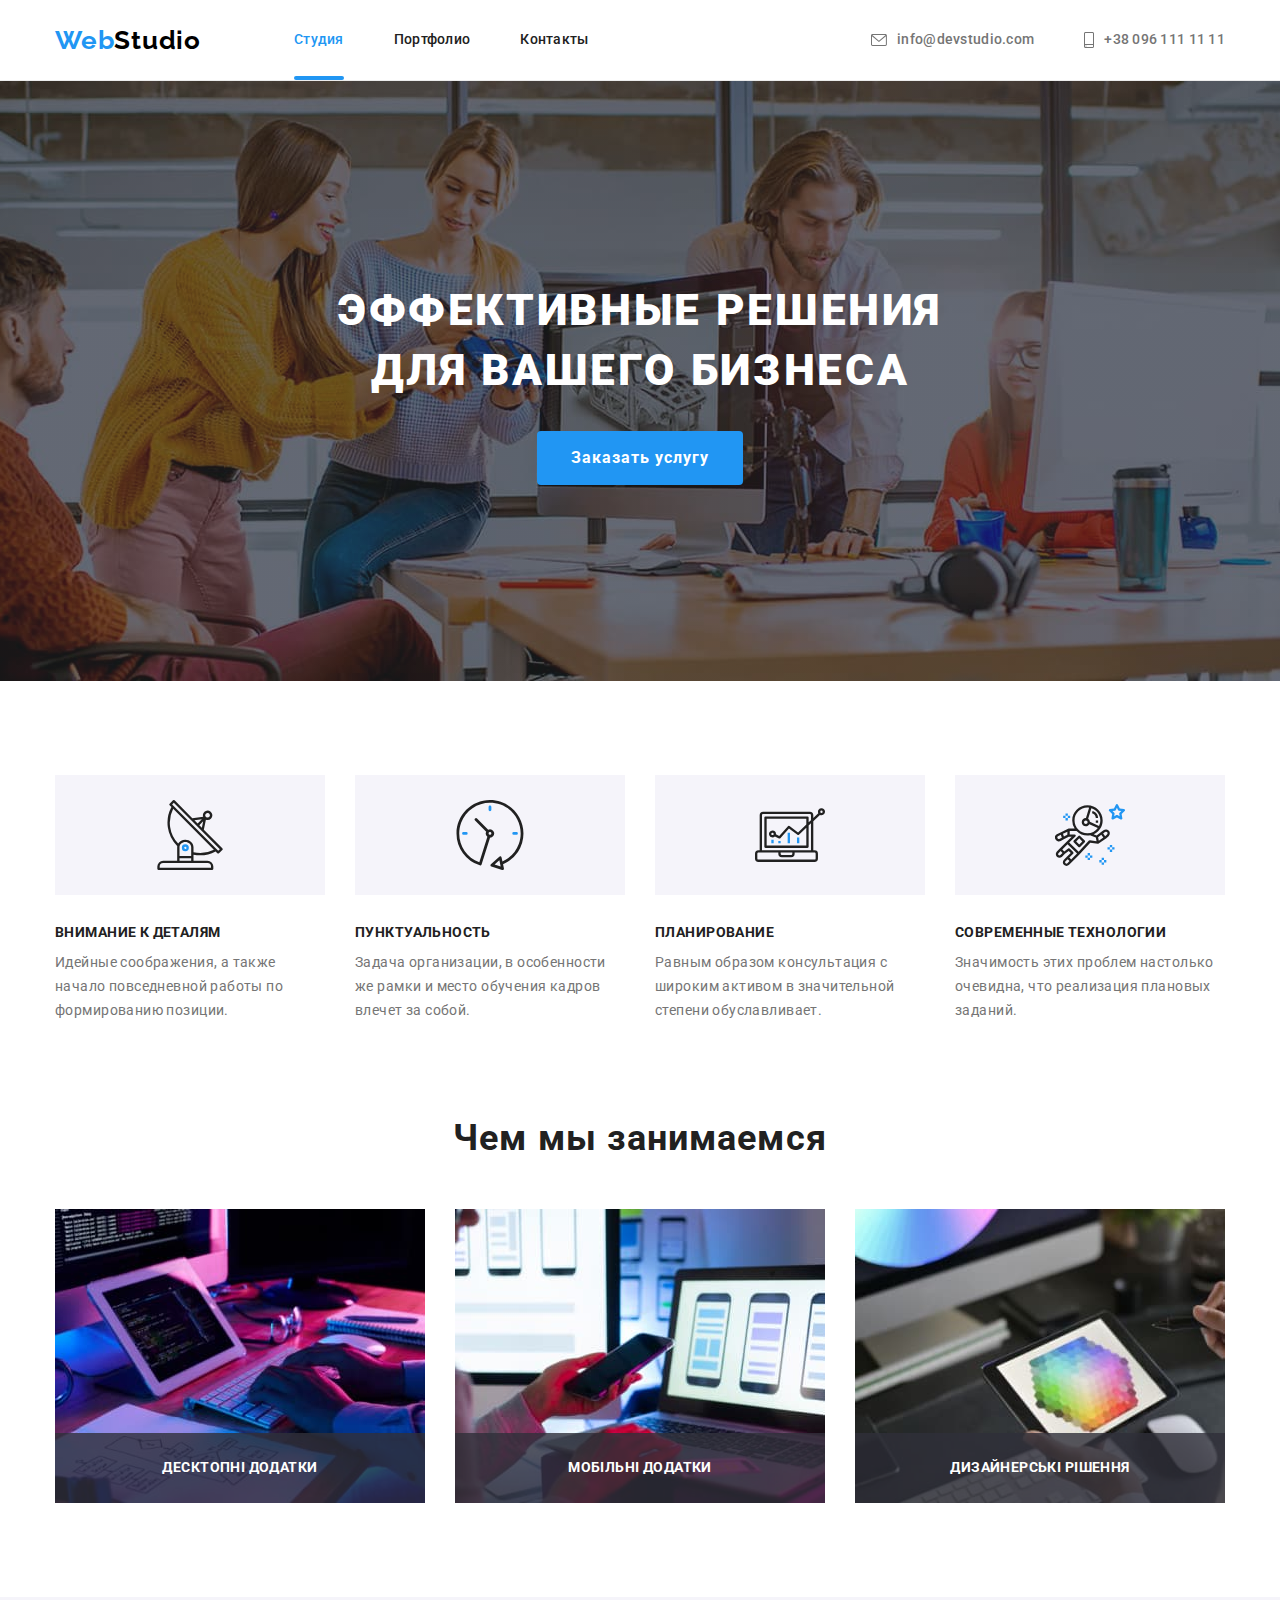
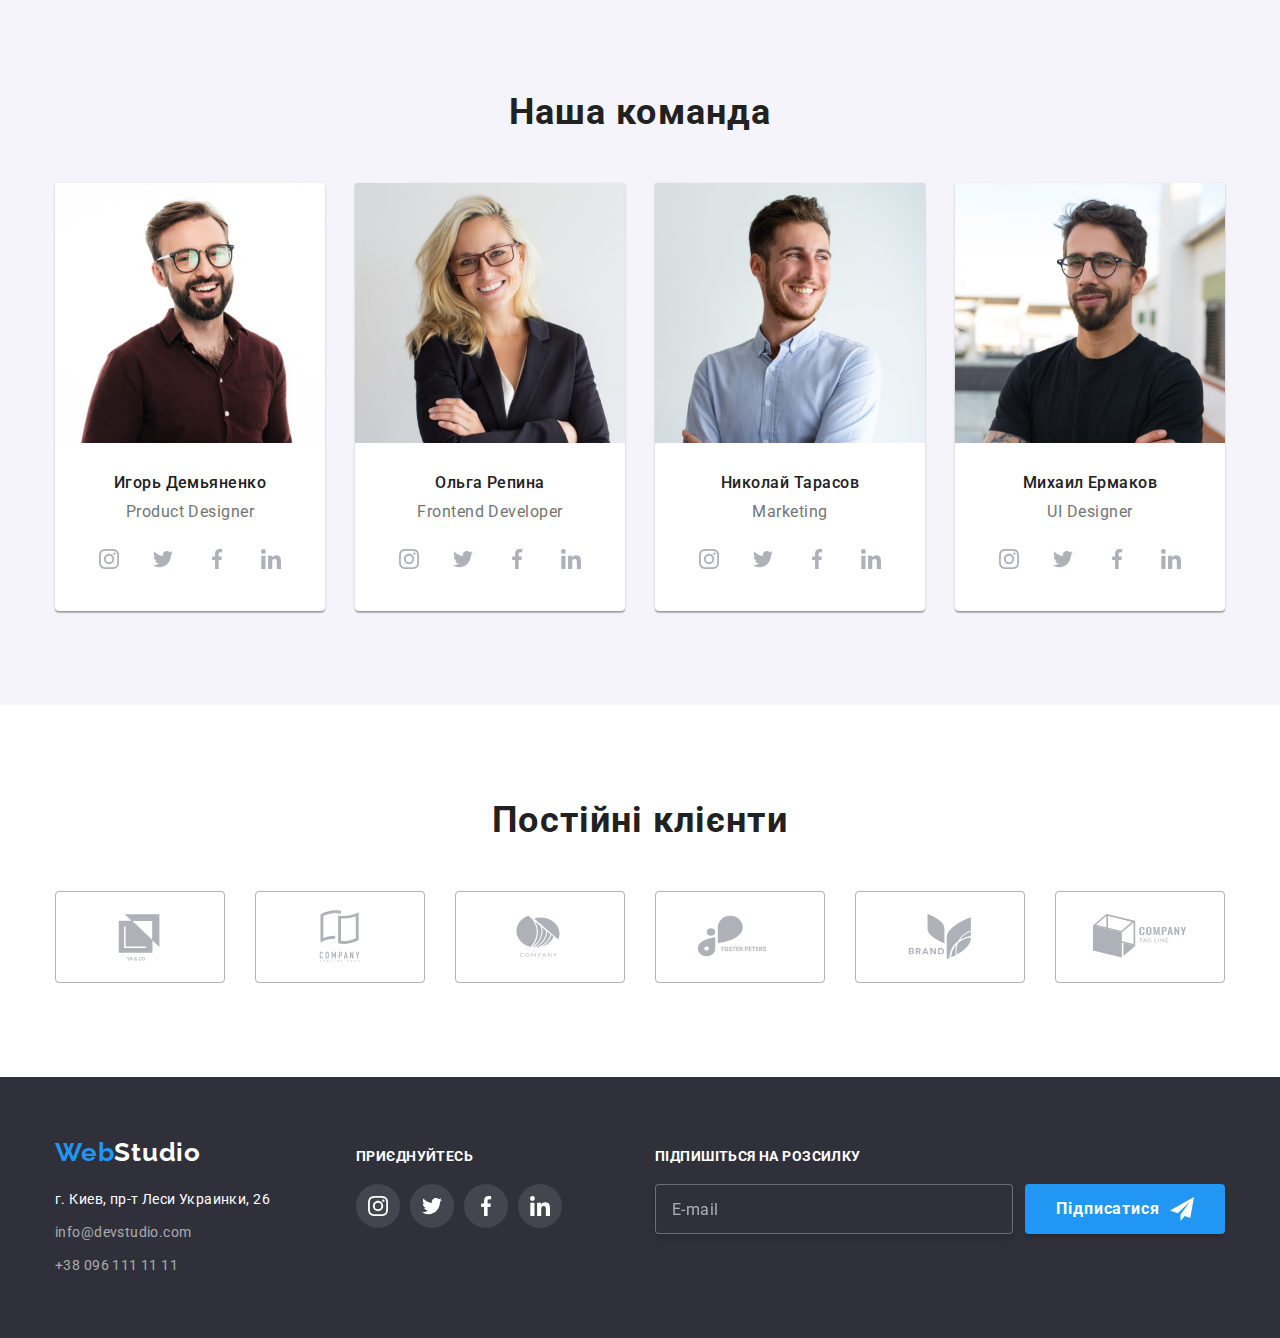
<file: index.html>
<!DOCTYPE html>
<html lang="en">

<head>
    <meta charset="UTF-8">
    <meta http-equiv="X-UA-Compatible" content="IE=edge">
    <meta name="viewport" content="width=device-width, initial-scale=1.0">
    <title>Document</title>
    <link rel="preconnect" href="https://fonts.googleapis.com">
    <link rel="preconnect" href="https://fonts.gstatic.com" crossorigin>
    <link href="https://fonts.googleapis.com/css2?family=Raleway:wght@700&family=Roboto:wght@400;500;700;900&display=swap"
        rel="stylesheet">
        <link rel="stylesheet" href="https://cdnjs.cloudflare.com/ajax/libs/modern-normalize/1.1.0/modern-normalize.min.css">
        <link rel="stylesheet" href="./css/styles.css">
</head>

<body class="body">

    <header class="header">
        <div class="container header-container">
        <nav class="navigation">
            <a href="./index.html" class="logo header__logo link"><span class="logo__text">Web</span>Studio</a>
            <ul class="navigation__list list">
                <li class="navigation__item"><a href="" class="navigation__link current link">Студия</a></li>
                <li class="navigation__item"><a href="./portfolio.html" class="navigation__link link">Портфолио</a></li>
                <li class="navigation__item"><a href="" class="navigation__link link">Контакты</a></li>
            </ul>
        </nav>
        <ul class="connect list">
        <li class="connect__item">
            <a href="mailto:info@devstudio.com" class="connect__mailto link">
                <svg class="connect__icon" width="16" height="12">
                    <use href="./imges/icons.svg#icon-envelope"></use>
                </svg>
            info@devstudio.com</a></li>
        <li class="connect__item">
            <a href="tel:+380961111111" class="connect__tel link">
                <svg class="connect__icon" width="10" height="16">
                    <use href="./imges/icons.svg#icon-smartphone"></use>
                </svg>
            +38 096 111 11 11</a></li>
        </ul>
        </div>
    </header>

    <main>
        <section class="hero">
            <div class="container">
            <h1 class="hero__title">Эффективные решения для вашего бизнеса</h1>
            <button type="button" class="hero__btn" data-modal-open>Заказать услугу</button>
            </div>
        </section>

        <section class="benefits section">
            <div class="container">
            <h2 class="visually-hidden">Преимущества</h2>
            <ul class="benefits__list list">
                <li class="benefits__item">
                    <div class="benefits__thumb">
                        <svg class="benefits__icon" width="70" height="70">
                            <use href="./imges/icons.svg#icon-antenna"></use>
                        </svg>
                    </div>
                    <h3 class="benefits__title">Внимание к деталям</h3>
                    <p class="benefits__text">Идейные соображения, а также начало повседневной работы по формированию позиции.</p>
                </li>
                <li class="benefits__item">
                    <div class="benefits__thumb">
                        <svg class="benefits__icon" width="70" height="70">
                            <use href="./imges/icons.svg#icon-clock"></use>
                        </svg>
                    </div>
                    <h3 class="benefits__title">Пунктуальность</h3>
                    <p class="benefits__text">Задача организации, в особенности же рамки и место обучения кадров влечет за собой.</p>
                </li>
                <li class="benefits__item">
                    <div class="benefits__thumb">
                        <svg class="benefits__icon" width="70" height="70">
                            <use href="./imges/icons.svg#icon-diagram"></use>
                        </svg>
                    </div>
                    <h3 class="benefits__title">Планирование</h3>
                    <p class="benefits__text">Равным образом консультация с широким активом в значительной степени обуславливает.</p>
                </li>
                <li class="benefits__item"">
                    <div class="benefits__thumb">
                        <svg class="benefits__icon" width="70" height="70">
                            <use href="./imges/icons.svg#icon-astronaut"></use>
                        </svg>
                    </div>
                    <h3 class="benefits__title">Современные технологии</h3>
                    <p class="benefits__text">Значимость этих проблем настолько очевидна, что реализация плановых заданий.</p>
                </li>
            </ul>
            </div>
        </section>

        <section class="about">
            <div class="container">
            <h2 class="about__title">Чем мы занимаемся</h2>
            <ul class="about__list list">
                <li class="about__item">
                    <div class="about__wrap">
                        <img src="./imges/box-1.jpg" alt="монитор и печатающие руки на клавиатуре" width="370" height="294">
                        <p class="about__text">Десктопні додатки</p>
                    </div>
                </li>
                <li class="about__item">
                    <div class="about__wrap">
                        <img src="./imges/box-2.jpg" alt="открытый ноутбук и телефон в руках" width="370" height="294">
                        <p class="about__text">Мобільні додатки</p>
                    </div>
                </li>
                <li class="about__item">
                    <div class="about__wrap">
                        <img src="./imges/box-3.jpg" alt="планшет с цветным изображением в руках" width="370" height="294">
                        <p class="about__text">Дизайнерські рішення</p>
                    </div>
                </li>
            </ul>
            </div>
        </section>

        <section class="team section">
            <div class="container">
            <h2 class="team__title">Наша команда</h2>
            <ul class="team__list list">
                <li class="team__item">
                    <img src="./imges/teams-1.jpg" alt="мужчина" width="270" height="260">
                    <div class="team__box">
                    <h3 class="team__name">Игорь Демьяненко</h3>
                    <p class="team__text">Product Designer</p>
            <ul class="social list">
                <li class="social__item">
                    <a href="" class="social__link social__link--grey link">
                        <svg class="social__icon" width="20" height="20">
                            <use href="./imges/icons.svg#icon-instagram" ></use>
                        </svg>
                    </a>
                </li>
                <li class="social__item">
                    <a href="" class="social__link social__link--grey link"> 
                        <svg class="social__icon" width="20" height="20">
                            <use href="./imges/icons.svg#icon-twitter" ></use>
                    </svg></a>
                </li>
                <li class="social__item">
                    <a href="" class="social__link social__link--grey link">
                        <svg class="social__icon" width="20" height="20">
                            <use href="./imges/icons.svg#icon-facebook"></use></svg>
                    </a>
                </li>
                <li class="social__item">
                    <a href="" class="social__link social__link--grey link">
                        <svg class="social__icon" width="20" height="20">
                            <use href="./imges/icons.svg#icon-linkedin"></use></svg>
                        </a>
                </li>
            </ul>
            </div>
                
                </li>
                <li class="team__item">
                    <img src="./imges/teams-2.jpg" alt="женщина" width="270" height="260">
                    <div class="team__box">
                    <h3 class="team__name">Ольга Репина</h3>
                    <p class="team__text">Frontend Developer</p>
                                <ul class="social list">
                                    <li class="social__item">
                                        <a href="" class="social__link social__link--grey link">
                                            <svg class="social__icon" width="20" height="20">
                                                <use href="./imges/icons.svg#icon-instagram"></use>
                                            </svg>
                                        </a>
                                    </li>
                                    <li class="social__item">
                                        <a href="" class="social__link social__link--grey link">
                                            <svg class="social__icon" width="20" height="20">
                                                <use href="./imges/icons.svg#icon-twitter"></use>
                                            </svg></a>
                                    </li>
                                    <li class="social__item">
                                        <a href="" class="social__link social__link--grey link">
                                            <svg class="social__icon" width="20" height="20">
                                                <use href="./imges/icons.svg#icon-facebook"></use>
                                            </svg>
                                        </a>
                                    </li>
                                    <li class="social__item">
                                        <a href="" class="social__link social__link--grey link">
                                            <svg class="social__icon" width="20" height="20">
                                                <use href="./imges/icons.svg#icon-linkedin"></use>
                                            </svg>
                                        </a>
                                    </li>
                                </ul>
                                </div>
                </li>
                <li class="team__item">
                    <img src="./imges/teams-3.jpg" alt="мужчина" width="270" height="260">
                    <div class="team__box">
                    <h3 class="team__name">Николай Тарасов</h3>
                    <p class="team__text">Marketing</p>
                                <ul class="social list">
                                    <li class="social__item">
                                        <a href="" class="social__link social__link--grey link">
                                            <svg class="social__icon" width="20" height="20">
                                                <use href="./imges/icons.svg#icon-instagram"></use>
                                            </svg>
                                        </a>
                                    </li>
                                    <li class="social__item">
                                        <a href="" class="social__link social__link--grey link">
                                            <svg class="social__icon" width="20" height="20">
                                                <use href="./imges/icons.svg#icon-twitter"></use>
                                            </svg></a>
                                    </li>
                                    <li class="social__item">
                                        <a href="" class="social__link social__link--grey link">
                                            <svg class="social__icon" width="20" height="20">
                                                <use href="./imges/icons.svg#icon-facebook"></use>
                                            </svg>
                                        </a>
                                    </li>
                                    <li class="social__item">
                                        <a href="" class="social__link social__link--grey link">
                                            <svg class="social__icon" width="20" height="20">
                                                <use href="./imges/icons.svg#icon-linkedin"></use>
                                            </svg>
                                        </a>
                                    </li>
                                </ul>
                                </div>
                </li>
                <li class="team__item">
                    <img src="./imges/teams-4.jpg" alt="мужчина" width="270" height="260">
                    <div class="team__box">
                    <h3 class="team__name">Михаил Ермаков</h3>
                    <p class="team__text">UI Designer</p>
                                <ul class="social list">
                                    <li class="social__item">
                                        <a href="" class="social__link social__link--grey link">
                                            <svg class="social__icon" width="20" height="20">
                                                <use href="./imges/icons.svg#icon-instagram"></use>
                                            </svg>
                                        </a>
                                    </li>
                                    <li class="social__item">
                                        <a href="" class="social__link social__link--grey link">
                                            <svg class="social__icon" width="20" height="20">
                                                <use href="./imges/icons.svg#icon-twitter"></use>
                                            </svg></a>
                                    </li>
                                    <li class="social__item">
                                        <a href="" class="social__link social__link--grey link">
                                            <svg class="social__icon" width="20" height="20">
                                                <use href="./imges/icons.svg#icon-facebook"></use>
                                            </svg>
                                        </a>
                                    </li>
                                    <li class="social__item">
                                        <a href="" class="social__link social__link--grey link">
                                            <svg class="social__icon" width="20" height="20">
                                                <use href="./imges/icons.svg#icon-linkedin"></use>
                                            </svg>
                                        </a>
                                    </li>
                                </ul>
                                </div>
                </li>
            </ul>
            </div>
        </section>

        <section class="clients section">
            <div class="container">
                <h2 class="clients__title">Постійні клієнти</h2>
                <ul class="clients__list list">
                        <li class="clients__item">
                            <a href="" class="clients__link social__link--grey link">
                                <svg class="clients__icon" width="106" height="60">
                                    <use href="./imges/icons.svg#icon-Logo-6"></use>
                                </svg>
                            </a>
                        </li>
                        <li class="clients__item">
                            <a href="" class="clients__link social__link--grey link">
                                <svg class="clients__icon" width="106" height="60">
                                    <use href="./imges/icons.svg#icon-Logo-1"></use>
                                </svg>
                            </a>
                        </li>
                        <li class="clients__item">
                            <a href="" class="clients__link social__link--grey link">
                                <svg class="clients__icon" width="106" height="60">
                                    <use href="./imges/icons.svg#icon-Logo-2"></use>
                                </svg>
                            </a>
                        </li>
                        <li class="clients__item">
                            <a href="" class="clients__link social__link--grey link">
                                <svg class="clients__icon" width="106" height="60">
                                    <use href="./imges/icons.svg#icon-Logo-3"></use>
                                </svg>
                            </a>
                        </li>
                        <li class="clients__item">
                            <a href="" class="clients__link social__link--grey link">
                                <svg class="clients__icon" width="106" height="60">
                                    <use href="./imges/icons.svg#icon-Logo-4"></use>
                                </svg>
                            </a>
                        </li>
                        <li class="clients__item">
                            <a href="" class="clients__link social__link--grey link">
                                <svg class="clients__icon" width="106" height="60">
                                    <use href="./imges/icons.svg#icon-Logo-5"></use>
                                </svg>
                            </a>
                        </li>
                </ul>
            </div>
        </section>

    </main>

    <footer class="footer">
        <div class="footer__box container">
        <div class="footer__bloc">
        <a href="./index.html" class="logo footer__logo link"><span class="logo__text">Web</span>Studio</a>
        <address class="address">
            <ul class="address__list list">
                <li class="address__item">
                    <a href="https://goo.gl/maps/8jE5HyTVYEjCZsJu9" target="_blank"
                        rel="noopener noreferrer nofollow" class="address__contacts address__contacts--white link">г. Киев, пр-т Леси Украинки, 26</a>
                </li>
                <li class="address__item">
                    <a href="mailto:info@devstudio.com" class="address__contacts address__contacts--grey link">info@devstudio.com</a>
                </li>
                <li class="address__item">
                    <a href="tel:+380961111111" class="address__contacts address__contacts--grey link">+38 096 111 11 11</a>
                </li>
            </ul>
        </address>
        </div>
        <div class="social-networks">
            <h3 class="footer__title">приєднуйтесь</h3>
                                <ul class="social list">
                                    <li class="social__item">
                                        <a href="" class="social__link social__link--white link">
                                            <svg class="social__icon" width="20" height="20">
                                                <use href="./imges/icons.svg#icon-instagram"></use>
                                            </svg>
                                        </a>
                                    </li>
                                    <li class="social__item">
                                        <a href="" class="social__link social__link--white link">
                                            <svg class="social__icon" width="20" height="20">
                                                <use href="./imges/icons.svg#icon-twitter"></use>
                                            </svg></a>
                                    </li>
                                    <li class="social__item">
                                        <a href="" class="social__link social__link--white link">
                                            <svg class="social__icon" width="20" height="20">
                                                <use href="./imges/icons.svg#icon-facebook"></use>
                                            </svg>
                                        </a>
                                    </li>
                                    <li class="social__item">
                                        <a href="" class="social__link social__link--white link">
                                            <svg class="social__icon" width="20" height="20">
                                                <use href="./imges/icons.svg#icon-linkedin"></use>
                                            </svg>
                                        </a>
                                    </li>
                                </ul>
        </div>
        
        <form class="form">
            <h3 class="footer__title">Підпишіться на розсилку</h3>
            <div class="form__box">
            <input type="email" name="email" placeholder="E-mail" class="form__input"/>
            <button type="submit" class="form__button"><span class="form__text">Підписатися</span>
                <svg class="form__icon" width="24" height="24">
                    <use href="./imges/icons.svg#icon-icon-send"></use>
                </svg>
            </button>
            </div>
        </form>
        </div>
    </footer>

    <div class="backdrop is-hidden" data-modal>
        <div class="modal">
            <button type="button" class="modal__button" data-modal-close>
                <svg class="modal__icon" width="14" height="14">
                    <use href="./imges/icons.svg#icon-close-black-18dp-2-1"></use>
                </svg>
            </button>
            <p class="modal__title">Залиште свої дані, ми вам передзвонимо</p>
            <form class="modal__form">
                <div class="modal__field">
                <label class="modal__label" for="username">Ім'я</label>
                <div class="modal__input-wrap">  
                <input type="text" name="username" id="username" class="modal__input"/>
                    <svg class="modal__input-icon" width="18" height="18">
                        <use href="./imges/icons.svg#icon-person-black-18dp-1-1"></use>
                    </svg>
                    </div>
                </div>
                
                <div class="modal__field">
                <label class="modal__label" for="tel">Телефон</label>
                    <div class="modal__input-wrap">
                        <input type="tel" name="tel" id="tel" value=" " class="modal__input"/>
                            <svg class="modal__input-icon" width="18" height="18">
                                <use href="./imges/icons.svg#icon-phone-black"></use>
                            </svg>
                    </div>
                </div>
                
                <div class="modal__field">
                <label class="modal__label" for="email">Пошта</label>
                    <div class="modal__input-wrap">
                <input type="email" name="email" id="email" value=" " class="modal__input"/>
                    <svg class="modal__input-icon" width="18" height="18">
                        <use href="./imges/icons.svg#icon-email-black"></use>
                    </svg>
                    </div>
                </div>

                <div class="modal__field-coment">
                <label class="modal__label" for="field">Коментар</label>
                    <textarea name="feedback" rows="10" id="field" placeholder="Введіть текст" class="modal__feedback"></textarea>
                </div>

                <div class="modal__policy">
                <input type="checkbox" name="policy" id="policy" class="modal__checkbox-policy visually-hidden" value="true"> 
                <label for="policy" class="modal__label-policy modal__label-policy--grey">
                    <span class="modal__chec">
                        <svg class="modal__chec-icon" width="11" height="8">
                            <use href="./imges/icons.svg#icon-icon-check-1"></use>
                        </svg>
                    </span>
                    <span>Погоджуюся з розсилкою та приймаю</span><a href="" class="modal__label-policy modal__label-policy--link">Умови договору</a></label> 
                </div>

                <button type="submit" class="form__button"><span class="form__text">Відправити</span></button>

            </form>
        </div>
    </div>
    <script src="./js/modal.js"></script>
</body>
</html>
</file>
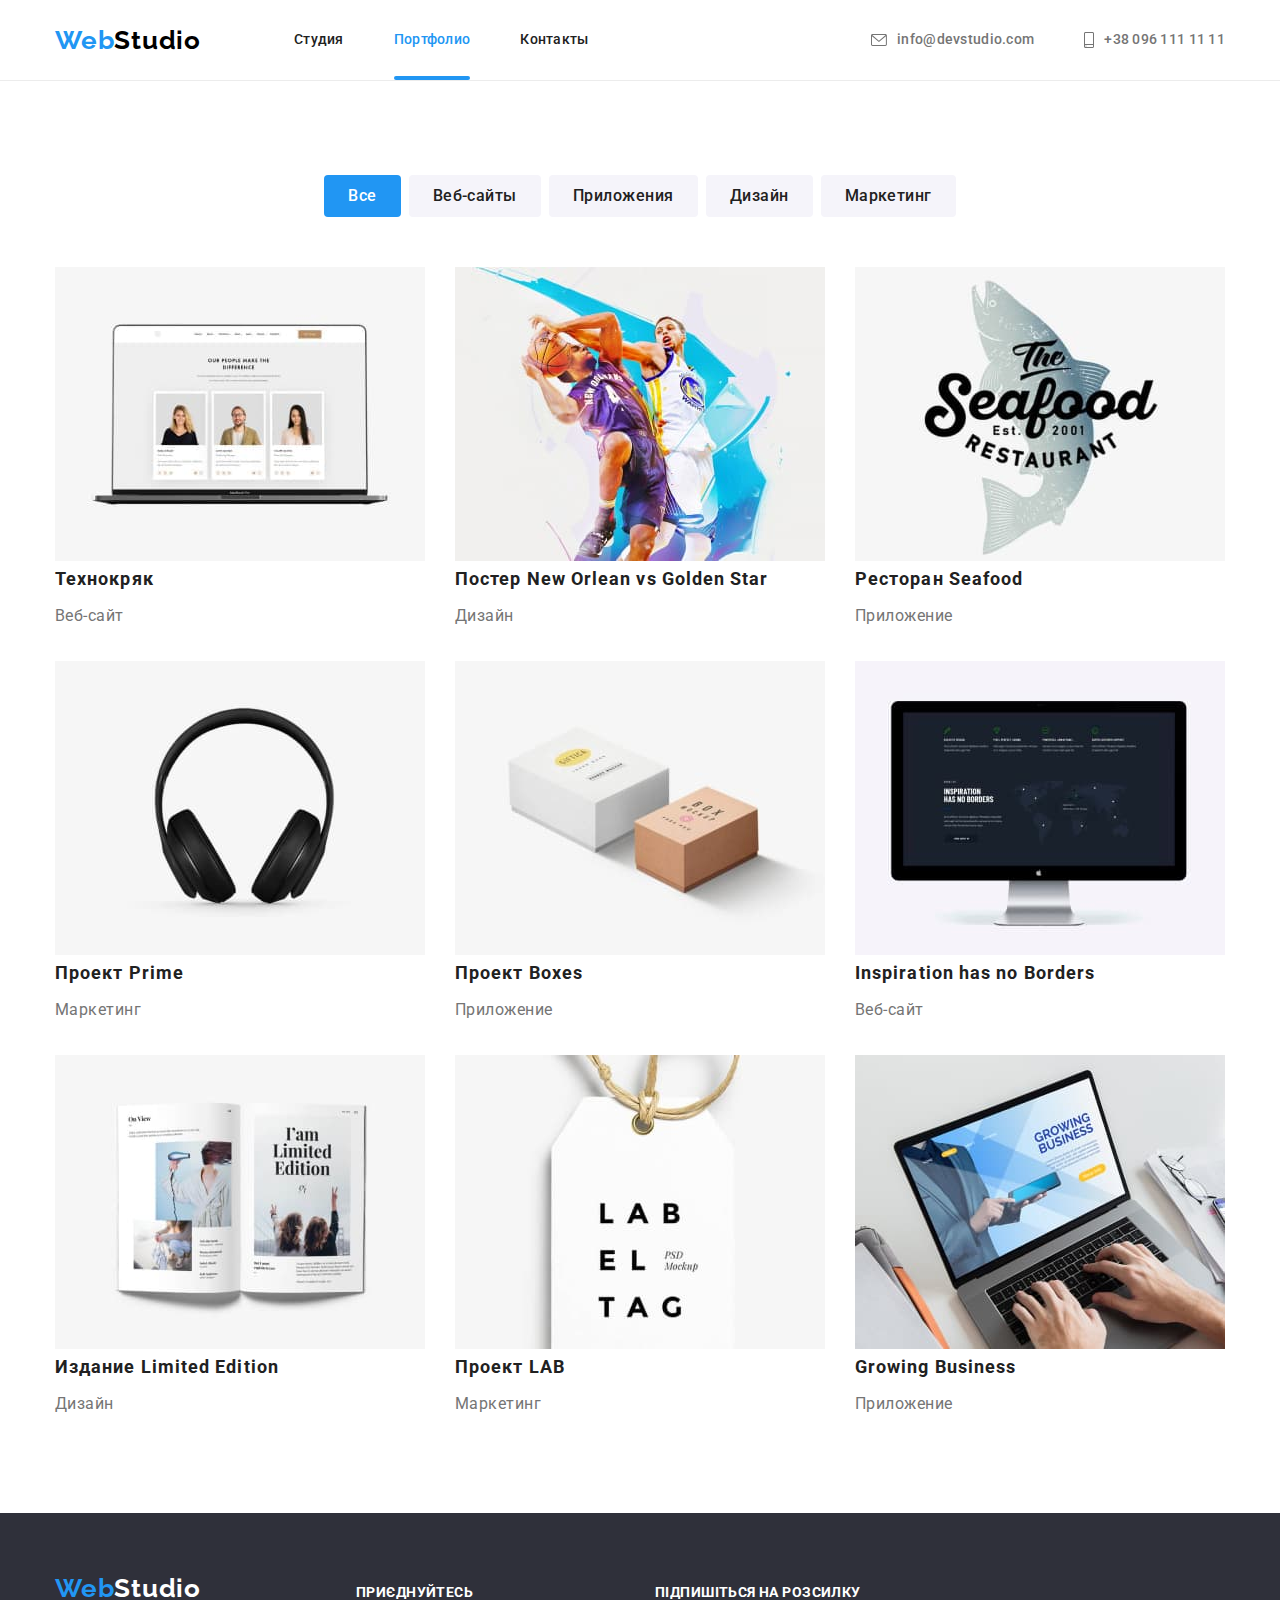
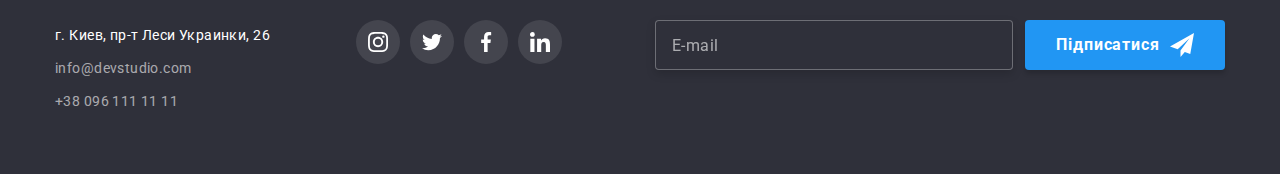
<file: portfolio.html>
<!DOCTYPE html>
<html lang="en">

<head>
    <meta charset="UTF-8">
    <meta http-equiv="X-UA-Compatible" content="IE=edge">
    <meta name="viewport" content="width=device-width, initial-scale=1.0">
    <title>Document</title>
    <link rel="preconnect" href="https://fonts.googleapis.com">
    <link rel="preconnect" href="https://fonts.gstatic.com" crossorigin>
    <link
        href="https://fonts.googleapis.com/css2?family=Raleway:wght@700&family=Roboto:wght@400;500;700;900&display=swap"
        rel="stylesheet">
        <link rel="stylesheet" href="https://cdnjs.cloudflare.com/ajax/libs/modern-normalize/1.1.0/modern-normalize.min.css">
    <link rel="stylesheet" href="./css/styles.css">
</head>

<body class="body">

    <header class="header">
        <div class="container header-container">
        <nav class="navigation">
            <a href="./index.html" class="logo header__logo link"><span class="logo__text">Web</span>Studio</a>
            <ul class="navigation__list list">
                <li class="navigation__item"><a href="./index.html" class="navigation__link link">Студия</a></li>
                <li class="navigation__item"><a href="" class="navigation__link current link">Портфолио</a></li>
                <li class="navigation__item"><a href="" class="navigation__link link">Контакты</a></li>
            </ul>
        </nav>
        <ul class="connect list">
            <li class="connect__item">
                <a href="mailto:info@devstudio.com" class="connect__mailto link">
                    <svg class="connect__icon" width="16" height="12">
                        <use href="./imges/icons.svg#icon-envelope"></use>
                    </svg>
                    info@devstudio.com</a>
            </li>
            <li class="connect__item">
                <a href="tel:+380961111111" class="connect__tel link">
                    <svg class="connect__icon" width="10" height="16">
                        <use href="./imges/icons.svg#icon-smartphone"></use>
                    </svg>
                    +38 096 111 11 11</a>
            </li>
        </ul>
        </div>
    </header>

    <main>
        <section class="portfolio section">
            <div class="container">
        <h1 class="visually-hidden">Портфолио</h1>
        <ul class="portfolio__btn-list list">
            <li><button type="button" class="portfolio__btn portfolio__btn--all">Все</button></li>
            <li><button type="button" class="portfolio__btn">Веб-сайты</button></li>
            <li><button type="button" class="portfolio__btn">Приложения</button></li>
            <li><button type="button" class="portfolio__btn">Дизайн</button></li>
            <li><button type="button" class="portfolio__btn">Маркетинг</button></li>
        </ul>
        <ul class="card__list list">
            <li class="card__item">
                <a href="" class="card__link link">
                    <div class="card__wrap">
                        <img src="./imges/portfolio-1.jpg" alt="компъютер с сайтом" width="370" height="294" class="card__img">
                        <p class="card__description">Ресурс пропонує комплексні пропозиції з різним рівнем функціоналу та сервісів. Все це дозволить відвідувачу отримати
                        вичерпні відомості про компанію чи приватну особу.</p>
                    </div>
                    <div class="card__box"> 
                        <h2 class="card__title">Технокряк</h2>
                        <p class="card__text">Веб-сайт</p></div></a></li>
            
            <li class="card__item">
                <a href="" class="card__link link">
                    <div class="card__wrap">
                        <img src="./imges/portfolio-2.jpg" alt="два баскетболиста" width="370" height="294" class="card__img">
                        <p class="card__description">Ресурс пропонує комплексні пропозиції з різним рівнем функціоналу та сервісів. Все це
                        дозволить відвідувачу отримати
                        вичерпні відомості про компанію чи приватну особу.</p>
                    </div>
                    <div class="card__box"> 
                        <h2 class="card__title">Постер New Orlean vs Golden Star</h2>
                        <p class="card__text">Дизайн</p></div></a></li>
            
            <li class="card__item">
                <a href="" class="card__link link">
                    <div class="card__wrap">
                        <img src="./imges/portfolio-3.jpg" alt="логотип с рыбой" width="370" height="294"class="card__img">
                        <p class="card__description">Ресурс пропонує комплексні пропозиції з різним рівнем функціоналу та сервісів. Все це
                        дозволить відвідувачу отримати
                        вичерпні відомості про компанію чи приватну особу.</p>
                        </div>
                    <div class="card__box"> 
                            <h2 class="card__title">Ресторан Seafood</h2>
                            <p class="card__text">Приложение</p></div></a></li>
            
            <li class="card__item">
                <a href="" class="card__link link">
                    <div class="card__wrap">
                        <img src="./imges/portfolio-4.jpg" alt="наушники" width="370" height="294"class="card__img">
                        <p class="card__description">Ресурс пропонує комплексні пропозиції з різним рівнем функціоналу та сервісів. Все це
                        дозволить відвідувачу отримати
                        вичерпні відомості про компанію чи приватну особу.</p>
                    </div>
                    <div class="card__box"> 
                            <h2 class="card__title">Проект Prime</h2>
                            <p class="card__text">Маркетинг</p></div></a></li>

            <li class="card__item">
                <a href="" class="card__link link">
                    <div class="card__wrap">
                        <img src="./imges/portfolio-5.jpg" alt="две коробки" width="370" height="294"class="card__img">
                        <p class="card__description">Ресурс пропонує комплексні пропозиції з різним рівнем функціоналу та сервісів. Все це
                        дозволить відвідувачу отримати
                        вичерпні відомості про компанію чи приватну особу.</p>
                    </div>
                    <div class="card__box"> 
                            <h2 class="card__title">Проект Boxes</h2>
                            <p class="card__text">Приложение</p></div></a></li>

            <li class="card__item">
                <a href="" class="card__link link">
                    <div class="card__wrap">
                        <img src="./imges/portfolio-6.jpg" alt="монитор компъютера" width="370" height="294"class="card__img">
                        <p class="card__description">Ресурс пропонує комплексні пропозиції з різним рівнем функціоналу та сервісів. Все це
                        дозволить відвідувачу отримати
                        вичерпні відомості про компанію чи приватну особу.</p>
                    </div>
                    <div class="card__box"> 
                            <h2 class="card__title">Inspiration has no Borders</h2>
                            <p class="card__text">Веб-сайт</p></div></a></li>

            <li class="card__item">
                <a href="" class="card__link link">
                    <div class="card__wrap">
                        <img src="./imges/portfolio-7.jpg" alt="открытый журнал" width="370" height="294"class="card__img">
                        <p class="card__description">Ресурс пропонує комплексні пропозиції з різним рівнем функціоналу та сервісів. Все це
                        дозволить відвідувачу отримати
                        вичерпні відомості про компанію чи приватну особу.</p>
                    </div>
                    <div class="card__box"> 
                            <h2 class="card__title">Издание Limited Edition</h2>
                            <p class="card__text">Дизайн</p></div></a></li>

            <li class="card__item">
                <a href="" class="card__link link">
                    <div class="card__wrap">
                        <img src="./imges/portfolio-8.jpg" alt="бирка" width="370" height="294"class="card__img">
                        <p class="card__description">Ресурс пропонує комплексні пропозиції з різним рівнем функціоналу та сервісів. Все це
                        дозволить відвідувачу отримати
                        вичерпні відомості про компанію чи приватну особу.</p>
                    </div>
                    <div class="card__box"> 
                            <h2 class="card__title">Проект LAB</h2>
                        <p class="card__text">Маркетинг</p></div></a></li>

            <li class="card__item">   
                <a href="" class="card__link link">
                    <div class="card__wrap">
                        <img src="./imges/portfolio-9.jpg" alt="ноутбук" width="370" height="294"class="card__img">
                        <p class="card__description">Ресурс пропонує комплексні пропозиції з різним рівнем функціоналу та сервісів. Все це
                        дозволить відвідувачу отримати
                        вичерпні відомості про компанію чи приватну особу.</p>
                    </div>
                    <div class="card__box"> 
                            <h2 class="card__title">Growing Business</h2>
                        <p class="card__text">Приложение</p></div></a></li>
        </ul>
        </div>
        </section>
    </main>

    <footer class="footer">
        <div class="footer__box container">
            <div class="footer__bloc">
                <a href="./index.html" class="logo footer__logo link"><span class="logo__text">Web</span>Studio</a>
                <address class="address">
                    <ul class="address__list list">
                        <li class="address__item">
                            <a href="https://goo.gl/maps/8jE5HyTVYEjCZsJu9" target="_blank"
                                rel="noopener noreferrer nofollow"
                                class="address__contacts address__contacts--white link">г. Киев, пр-т Леси Украинки, 26</a>
                        </li>
                        <li class="address__item">
                            <a href="mailto:info@devstudio.com"
                                class="address__contacts address__contacts--grey link">info@devstudio.com</a>
                        </li>
                        <li class="address__item">
                            <a href="tel:+380961111111" class="address__contacts address__contacts--grey link">+38 096 111
                                11 11</a>
                        </li>
                    </ul>
                </address>
            </div>
            <div class="social-networks">
                <h3 class="footer__title">приєднуйтесь</h3>
                <ul class="social list">
                    <li class="social__item">
                        <a href="" class="social__link social__link--white link">
                            <svg class="social__icon" width="20" height="20">
                                <use href="./imges/icons.svg#icon-instagram"></use>
                            </svg>
                        </a>
                    </li>
                    <li class="social__item">
                        <a href="" class="social__link social__link--white link">
                            <svg class="social__icon" width="20" height="20">
                                <use href="./imges/icons.svg#icon-twitter"></use>
                            </svg></a>
                    </li>
                    <li class="social__item">
                        <a href="" class="social__link social__link--white link">
                            <svg class="social__icon" width="20" height="20">
                                <use href="./imges/icons.svg#icon-facebook"></use>
                            </svg>
                        </a>
                    </li>
                    <li class="social__item">
                        <a href="" class="social__link social__link--white link">
                            <svg class="social__icon" width="20" height="20">
                                <use href="./imges/icons.svg#icon-linkedin"></use>
                            </svg>
                        </a>
                    </li>
                </ul>
            </div>
    
            <form class="form">
                <h3 class="footer__title">Підпишіться на розсилку</h3>
                <div class="form__box">
                    <input type="email" name="email" placeholder="E-mail" class="form__input" />
                    <button type="submit" class="form__button"><span class="form__text">Підписатися</span>
                        <svg class="form__icon" width="24" height="24">
                            <use href="./imges/icons.svg#icon-icon-send"></use>
                        </svg>
                    </button>
                </div>
            </form>
        </div>
    </footer>

    </body>
    
    </html>
</file>
<file: css/styles.css>
:root{
    --color-text:#757575;
    --color-title:#212121;
    --color-link: #2196F3;
}

.body{
    font-family:'Roboto', sans-serif;

}

.container{
        /* width: 100%;
        max-width: 1200px; */
        width: 1200px;
        margin-left: auto;
        margin-right: auto;
        padding-left: 15px;
        padding-right: 15px;
}

p,
h1,
h2,
h3,
h4,
h5,
h6 {
        margin: 0;
}

ul{
        margin: 0;
        padding-left: 0;
}

img {
       display: block;
}

.list{
    list-style: none;
}

.link {
    text-decoration: none;
}

.visually-hidden {
    position: absolute;
    white-space: nowrap;
    width: 1px;
    height: 1px;
    overflow: hidden;
    border: 0;
    padding: 0;
    clip: rect(0 0 0 0);
    clip-path: inset(50%);
    margin: -1px;
}

.section{
        padding-bottom: 94px;
        padding-top: 94px;
}




/*-------------------HEADER-------------------*/
.navigation {
        display: flex;
        align-items: center;
}

.navigation__list {
        display: flex;
        align-items: center;
        gap: 50px;
}

.header > .container{
        display: flex;      
}

.header{
        border-bottom: #ECECEC 1px solid;
}

.logo{
        font-family: 'Raleway';
        font-style: normal;
        font-weight: 700;
        font-size: 26px;
        line-height: 1.19;
        letter-spacing: 0.03em;
}

.header__logo{
        margin-right: 93px;
        color: #000000;
}

.logo__text{
        font-family: 'Raleway';
        font-style: normal;
        font-weight: 700;
        font-size: 26px;
        line-height: 1.19;
        letter-spacing: 0.03em;
        color: var(--color-link);
}
.navigation__link{
        display: block;
        padding-top: 32px;
        padding-bottom: 32px;

        font-weight: 500;
        font-size: 14px;
        line-height: 1.14;
        letter-spacing: 0.02em;
        color: var(--color-title);
        transition: color 250ms cubic-bezier(0.4, 0, 0.2, 1);
        
}

.current{
color: var(--color-link);
position: relative;
}

.current::after {
        content:'';
        width: 100%;
        height: 4px;
        background: var(--color-link);
        border-radius: 2px;
        position: absolute;
        bottom: 0;
        right: 0;
}

.navigation__link:hover,
.navigation__link:focus{
    color: var(--color-link);
}

.connect{
        display: flex;
        align-items: center;
        gap: 50px;
}

.connect__tel{
        padding-top: 32px;
        padding-bottom: 32px;

        font-weight: 500;
        font-size: 14px;
        line-height: 1.14;
        letter-spacing: 0.02em;
        color: var(--color-text);
        display: flex;
        align-items: center;
        transition: color 250ms cubic-bezier(0.4, 0, 0.2, 1);
}

.connect__mailto:hover,
.connect__mailto:focus,
.connect__tel:hover,
.connect__tel:focus{
    color: var(--color-link);
}

.connect{
        margin-left: auto;
}

.connect__mailto{
        padding-top: 32px;
        padding-bottom: 32px;
                
        font-weight: 500;
        font-size: 14px;
        line-height: 1.14;
        letter-spacing: 0.02em;
        color: var(--color-text);
        display: flex;
        align-items: center;
        transition: color 250ms cubic-bezier(0.4, 0, 0.2, 1);
}

.connect__icon{
        margin-right: 10px;
        fill: currentColor;
}


/*--------------------MAINE-------------------*/


.hero{ 
        background-color: #2F303A;
        background-color: #2F303A;
        background-image: linear-gradient(rgba(47, 55, 58, 0.4), rgba(47, 55, 58, 0.4)), url(../imges/hero-bg.jpg);
        margin-left: auto;
        margin-right: auto;
        background-repeat: no-repeat;
        background-position: center;
        background-size: cover;
        max-width: 1600px;
        height: 600px;
        padding-top: 200px;
        padding-bottom: 200px;
}


.hero__title{
        margin-bottom: 30px;
        margin-right: auto;
        margin-left: auto;
        width: 696px;

        font-weight: 900;
        font-size: 44px;
        line-height: 1.36;
        text-align: center;
        letter-spacing: 0.06em;
        text-transform: uppercase;
        color: #FFFFFF;
}

.hero__btn{
        display: inline-block;
        margin: 0 auto;
        padding: 10px 32px;
        border-color: transparent;
        border-radius: 4px;

        font-weight: 700;
        font-size: 16px;
        line-height: 1.88;
        display: flex;
        align-items: center;
        text-align: center;
        letter-spacing: 0.06em;
        color: #FFFFFF;
        cursor: pointer;
        background-color:var(--color-link);
        transition: background-color 250ms cubic-bezier(0.4, 0, 0.2, 1);
}
.hero__btn:hover,
.hero__btn:focus{
        background-color: #188CE8;
}

.benefits__list{
        display: flex;
}

.benefits__item{
        width: 270px;
        margin-right: 30px;
}

.benefits__item:nth-child(4n){
        margin-right: 0;
}

.benefits__thumb{
        width: 270px;
        height: 120px;
        background-color: #F5F4FA;
        display: flex;
        align-items: center;
        justify-content: center;
        margin-bottom: 30px;
}

.benefits__title {
        Font style: Bold;
        font-size: 14px;
        line-height: 1.14;
        letter-spacing: 0.03em;
        text-transform: uppercase;
        color: var(--color-title);
}
.benefits__text{
        margin-top: 10px;

        font-size: 14px;
        line-height: 1.71;
        letter-spacing: 0.03em;
        color: var(--color-text);
}



.about{
        padding-bottom: 94px;
}

.about__title{
        margin-bottom: 50px;

        font-size: 36px;
        line-height: 1.17;
        text-align: center;
        letter-spacing: 0.03em;
        color: var(--color-title);
}
.about__list{
        display: flex;
        gap: 30px;
}

.about__wrap{
        position: relative;
}

.about__text{
        font-weight: 700;
        font-size: 14px;
        line-height: 1.14;
        text-align: center;
        letter-spacing: 0.03em;
        text-transform: uppercase;
        color: #FFFFFF;
        background-color: rgba(47, 48, 58, 0.8);
        width: 100%;
        min-height: 70px;
        display: flex;
        align-items: center;
        justify-content: center;
        position: absolute;
        bottom: 0;
}



.team{  
        background-color: #F5F4FA;
}

.social{
        display: flex;
        justify-content: center;
        gap: 10px;
}

.social__link{
        width: 44px;
        height: 44px;
        border-radius: 50%;
        display: flex;
        align-items: center;
        justify-content: center;
        transition: fill 250ms cubic-bezier(0.4, 0, 0.2, 1), background-color 250ms cubic-bezier(0.4, 0, 0.2, 1);
}

.social__link--grey{
        fill: #afb1b8;
}

.social__link:hover,
.social__link:focus{
        background-color:#2196F3;
        fill: #FFFFFF;
}


.team__list{
        display: flex;
        gap: 30px;
}

.team__title{
        margin-bottom: 50px;
        font-size: 36px;
        line-height: 1.17;
        text-align: center;
        letter-spacing: 0.03em;
        color: var(--color-title);
}

.team__item{
        background-color: #FFFFFF;
        box-shadow: 0px 1px 3px rgba(0, 0, 0, 0.12), 0px 1px 1px rgba(0, 0, 0, 0.14), 0px 2px 1px rgba(0, 0, 0, 0.2);
        border-radius: 0px 0px 4px 4px;
}

.team__name{
        margin-bottom: 10px;

        font-weight: 500;
        font-size: 16px;
        line-height: 1.19;
        text-align: center;
        letter-spacing: 0.03em;
        color: var(--color-title);
}

.team__text{
        margin-bottom: 16px;
        font-size: 16px;
        line-height: 1.19;
        text-align: center;
        letter-spacing: 0.03em;
        color: var(--color-text);
}

.team__box{
        padding: 30px 0;
}



.clients__title{
        margin-bottom: 50px;
        font-size: 36px;
        line-height: 1.17;
        text-align: center;
        letter-spacing: 0.03em;
        color: var(--color-title);
}
.clients__list{
        display: flex;
        gap: 30px;
}
.clients__item{
        display: flex;
        justify-content: center;
        align-items: center;

}
.clients__link {
        display: flex;
        justify-content: center;
        align-items: center;
        fill: #AFB1B8;
        width: 170px;
        height: 92px;
        border: 1px solid #AFB1B8;
        border-radius: 4px;
        transition: fill 250ms cubic-bezier(0.4, 0, 0.2, 1), border 250ms cubic-bezier(0.4, 0, 0.2, 1);
}

.clients__link:hover,
.clients__link:focus {
        fill: var(--color-link);
        border: 1px solid var(--color-link);
}



/*-------------------------FOOTER---------------*/
.footer{
        background-color: #2F303A;
        padding: 60px 0;
}

.footer__box {
        display: flex;
        align-items: baseline;
}

.footer-bloc {
        margin-right: 70px;
}

.footer__logo {
        margin-bottom: 20px;
        display: inline-block;
        color: #FFFFFF;
}


.address {
        width: 231px;
}

.address__item{
        margin-bottom: 9px
}
.address__item:nth-last-child(-n+1){
        margin-bottom: 0;
}

.address__contacts{
        font-style: normal;
        font-size: 14px;
        line-height: 1.71;
        letter-spacing: 0.03em;
        
}

.address__contacts:hover,
.address__contacts:focus {
    color:#FFFFFF ;
}

.address__contacts--white {
        color: #FFFFFF;
}

.address__contacts--grey{
        color: rgba(255, 255, 255, 0.6);
}

.footer__title{
        font-weight: 700;
        font-size: 14px;
        line-height: 16px;
        letter-spacing: 0.03em;
        text-transform: uppercase;
        color: #FFFFFF;
        margin-bottom: 20px;
}

.social-networks{
        margin-left: 70px;
}

.social__link--white{
        background-color: rgba(255, 255, 255, 0.1);
        fill: #FFFFFF;
}



.form{
        width: 100%;
        display: flex;
        flex-wrap: wrap;
        margin-left: 93px;
}

.form__box{
        display: flex;
        width: 100%;
        justify-content: flex-end;
}

.form__input{
        border: 1px solid rgba(255, 255, 255, 0.3);
        filter: drop-shadow(0px 4px 4px rgba(0, 0, 0, 0.15));
        border-radius: 4px;
        width: 358px;
        height: 50px;
        background-color: #2F303A;
        margin-right: 12px;
        padding-left: 16px;
        outline: none;
        color: #FFFFFF; 
}


.form__button{
        background: var(--color-link);
        border: var(--color-link);
        box-shadow: 0px 4px 4px rgba(0, 0, 0, 0.15);
        border-radius: 4px;
        display: flex;
        align-items: center;
        justify-content: center;
        margin: 0 auto;
        width: 200px;
        height: 50px;
        transition: background-color 250ms cubic-bezier(0.4, 0, 0.2, 1);
}


.form__icon{
        fill: #FFFFFF;
}

.form__button:hover,
.form__button:focus {
        background-color: #188CE8;
        cursor: pointer;
}

.form__text{
        font-weight: 700;
        font-size: 16px;
        line-height: 1.88;
        text-align: center;
        letter-spacing: 0.06em;
        color: #FFFFFF;
        margin-right: 10px;
}

.form__input::placeholder{
        font-size: 16px;
        line-height: 1.25;
        display: flex;
        align-items: center;
        letter-spacing: 0.03em;
        color:rgba(255, 255, 255, 0.6);
}

/*-------------------------MODAL---------------*/

.backdrop {
        position: fixed;
        top: 0;
        width: 100%;
        height: 100%;
        background-color: rgba(0, 0, 0, 0.2);
        transition: opacity 250ms cubic-bezier(0.4, 0, 0.2, 1), visibility 250ms cubic-bezier(0.4, 0, 0.2, 1);
}

.backdrop.is-hidden .modal {
        transform: translate(-50%, -50%) scale(1.2);
}

.is-hidden {
        visibility: hidden;
        opacity: 0;
        pointer-events: none;
}

.modal {
        width: 528px;
        min-height: 581px;
        padding: 40px;
        background: #FFFFFF;
        box-shadow: 0px 1px 3px rgba(0, 0, 0, 0.12), 0px 1px 1px rgba(0, 0, 0, 0.14), 0px 2px 1px rgba(0, 0, 0, 0.2);
        border-radius: 4px;
        position: absolute;
        top: 50%;
        left: 50%;
        transform: translate(-50%, -50%);
        transition: transform 250ms cubic-bezier(0.4, 0, 0.2, 1);
}

.modal__button {
        width: 30px;
        height: 30px;
        background: #FFFFFF;
        border: 1px solid rgba(0, 0, 0, 0.1);
        border-radius: 50%;
        position: absolute;
        top: 8px;
        right: 8px;
        display: flex;
        align-items: center;
        justify-content: center;
        cursor: pointer;
}

.modal__icon{
        transition: fill 250ms cubic-bezier(0.4, 0, 0.2, 1);
}

.modal__button:focus .modal__icon,
.modal__button:hover .modal__icon {
        fill: #2196F3;
}

.modal__field {
        margin-bottom: 10px;
}

.modal__title{
        font-weight: 700;
        font-size: 20px;
        line-height: 1.15;
        text-align: center;
        letter-spacing: 0.03em;
        color: var(--color-title);
        margin-bottom: 12px;
}


.modal__label {
        font-size: 12px;
        line-height: 1.17;
        letter-spacing: 0.01em;
        color: #757575;
        display:block;
        margin-bottom: 4px;
}


.modal__input-wrap {
        position: relative;
}  

.modal__input{
        width: 100%;
        height: 40px;
        padding-left: 42px;
        border: 1px solid rgba(33, 33, 33, 0.2);
        border-radius: 4px;
        transition: border-color 250ms cubic-bezier(0.4, 0, 0.2, 1);
        outline: transparent;
}

.modal__input:focus {
        border-color: var(--color-link);     
}

.modal__input-icon {
        position: absolute;
        left: 12px;
        top: 50%;
        transform: translateY(-50%);
        transition: fill 250ms cubic-bezier(0.4, 0, 0.2, 1);
}

.modal__input:focus + .modal__input-icon {
        fill: var(--color-link);
}

.modal__field-coment{
        margin-bottom: 20px;
}


.modal__feedback{
        resize: none;
        width: 100%;
        height: 120px;
        padding: 12px 16px;
        border: 1px solid rgba(33, 33, 33, 0.2);
        border-radius: 4px;
        outline: transparent;
        transition: border-color 250ms cubic-bezier(0.4, 0, 0.2, 1);
        display: block;
}

.modal__feedback:focus {
        border-color:var(--color-link);
}

.modal__feedback::placeholder{
        font-weight: 400;
        font-size: 12px;
        line-height: 1.17;
        letter-spacing: 0.01em;
        color: rgba(117, 117, 117, 0.5);
}

.modal__policy {
        display: flex;
        justify-content: center;
        margin-bottom: 30px;
        flex-wrap: nowrap;
}

.modal__label-policy{
        display: flex;
        align-items: center;
}

.modal__label-policy .modal__chec-icon{
        width: 16px;
        height: 15px;
        border: 2px solid #000000;
        border-radius: 2px;
        margin-right: 9px;
        display: flex;
        align-items: center;
        justify-content: center;
        fill: transparent;
        cursor: pointer;
        transition: border-color 250ms cubic-bezier(0.4, 0, 0.2, 1), fill 250ms cubic-bezier(0.4, 0, 0.2, 1), background-color 250ms cubic-bezier(0.4, 0, 0.2, 1);
}


.modal__checkbox-policy:checked + .modal__label-policy .modal__chec-icon{
        background-color: var(--color-link);
        border: none;
        fill: #ffffff;
}
.modal__checkbox-policy:focus+.modal__label-policy .modal__chec-icon{
        border-color: var(--color-link);
}

.modal__label-policy{
        font-size: 14px;
        line-height: 1.71;
        letter-spacing: 0.03em;
}
.modal__label-policy span{
        margin-right: 5px;
}

.modal__label-policy--grey{
        color: #757575;
}

.modal__label-policy--link{
        color: var(--color-link);
}



/*-------------------------PORTFOLIO---------------*/



.portfolio__btn-list{
        margin-bottom: 50px;
        display: flex;
        justify-content: center;
        gap: 8px;
}

.box-portfolio{
        padding: 20px 24px;
        border: 1px solid #EEEEEE;
        background: #FFFFFF;
        }


.portfolio__btn{
        padding: 6px 22px;
        
        font-weight: 500;
        font-size: 16px;
        line-height: 1.62;
        text-align: center;
        letter-spacing: 0.03em;
        color: var(--color-title);
        cursor: pointer;
        background-color: #F5F4FA;
        border-radius: 4px;
        border-color: transparent;
        transition: background-color 250ms cubic-bezier(0.4, 0, 0.2, 1), color 250ms cubic-bezier(0.4, 0, 0.2, 1), box-shadow 250ms cubic-bezier(0.4, 0, 0.2, 1);
}

.portfolio__btn--all{
        font-weight: 500;
        font-size: 16px;
        line-height: 1.62;
        text-align: center;
        letter-spacing: 0.03em;
        color: #FFFFFF;
        cursor: pointer;
        background-color: #2196F3;
}
.portfolio__btn:hover,
.portfolio__btn:focus{
        color: #FFFFFF;
        background-color: #2196F3;
        box-shadow: 0px 3px 1px rgba(0, 0, 0, 0.1), 0px 1px 2px rgba(0, 0, 0, 0.08), 0px 2px 2px rgba(0, 0, 0, 0.12);
}

.card__wrap {
        position: relative;
        overflow: hidden;
}

.card__description {
        position: absolute;
        padding: 63px 24px;

        font-size: 18px;
        line-height: 1.56;
        letter-spacing: 0.03em;
        color: #FFFFFF;
        background-color: rgba(33, 150, 243, 0.9);
        height: 100%;
        
        transform: translateY(100%);
        transition: transform 250ms cubic-bezier(0.4, 0, 0.2, 1);
        top: 0;
        left: 0;
        
}

.card__item:hover .card__description,
.card__item:focus .card__description{
        transform: translateY(0);
}

.card__link{
        display: block;
        transition: box-shadow 250ms cubic-bezier(0.4, 0, 0.2, 1);

}

.card__link:hover,
.card__link:focus {
        box-shadow: 0px 1px 1px rgba(0, 0, 0, 0.12), 0px 4px 4px rgba(0, 0, 0, 0.06), 1px 4px 6px rgba(0, 0, 0, 0.16);       
}


.card__title{
        margin-bottom: 4px;

        font-size: 18px;
        line-height: 2;
        letter-spacing: 0.06em;
        color: var(--color-title);
}

.card__text{
        font-size: 16px;
        line-height: 1.88;
        letter-spacing: 0.03em;
        cursor: pointer;
        color: var(--color-text);
}
        

.card__list{
        display: flex;
        flex-wrap: wrap; 
        gap: 30px;     
}
</file>
